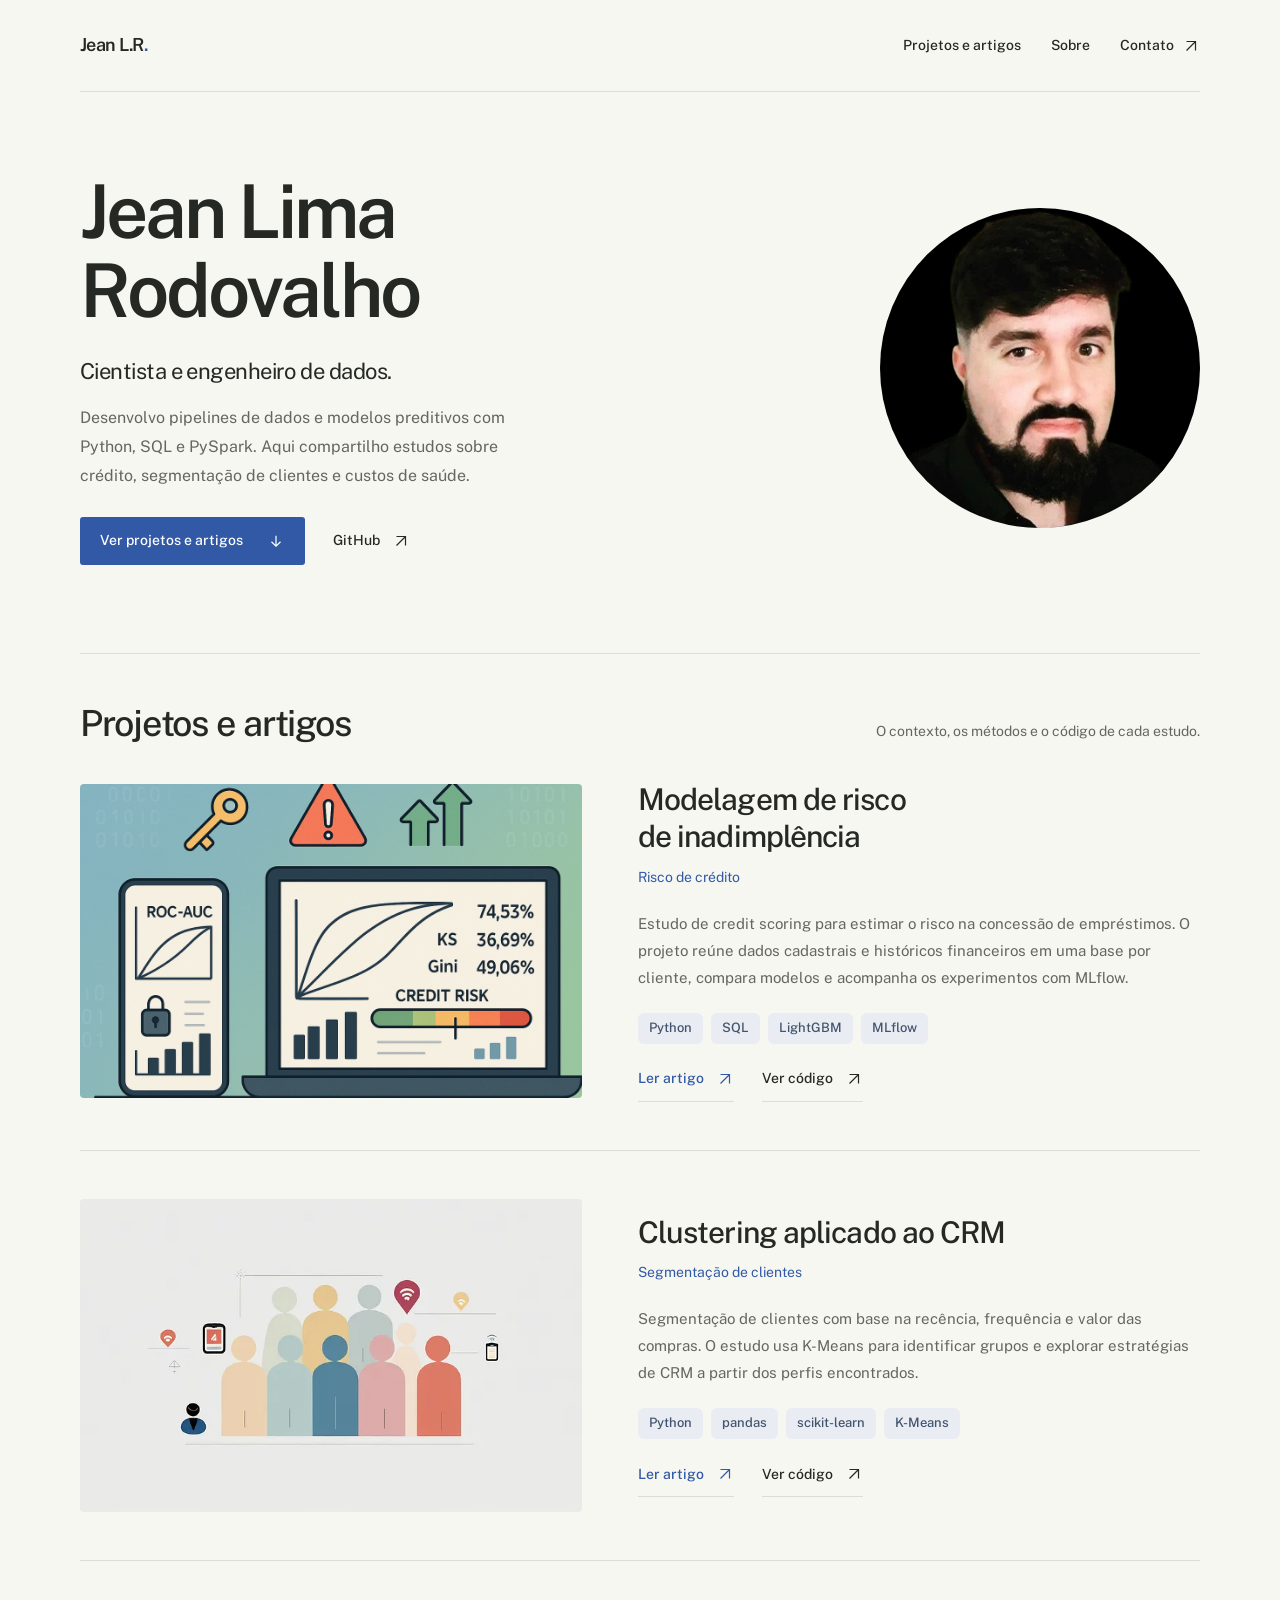
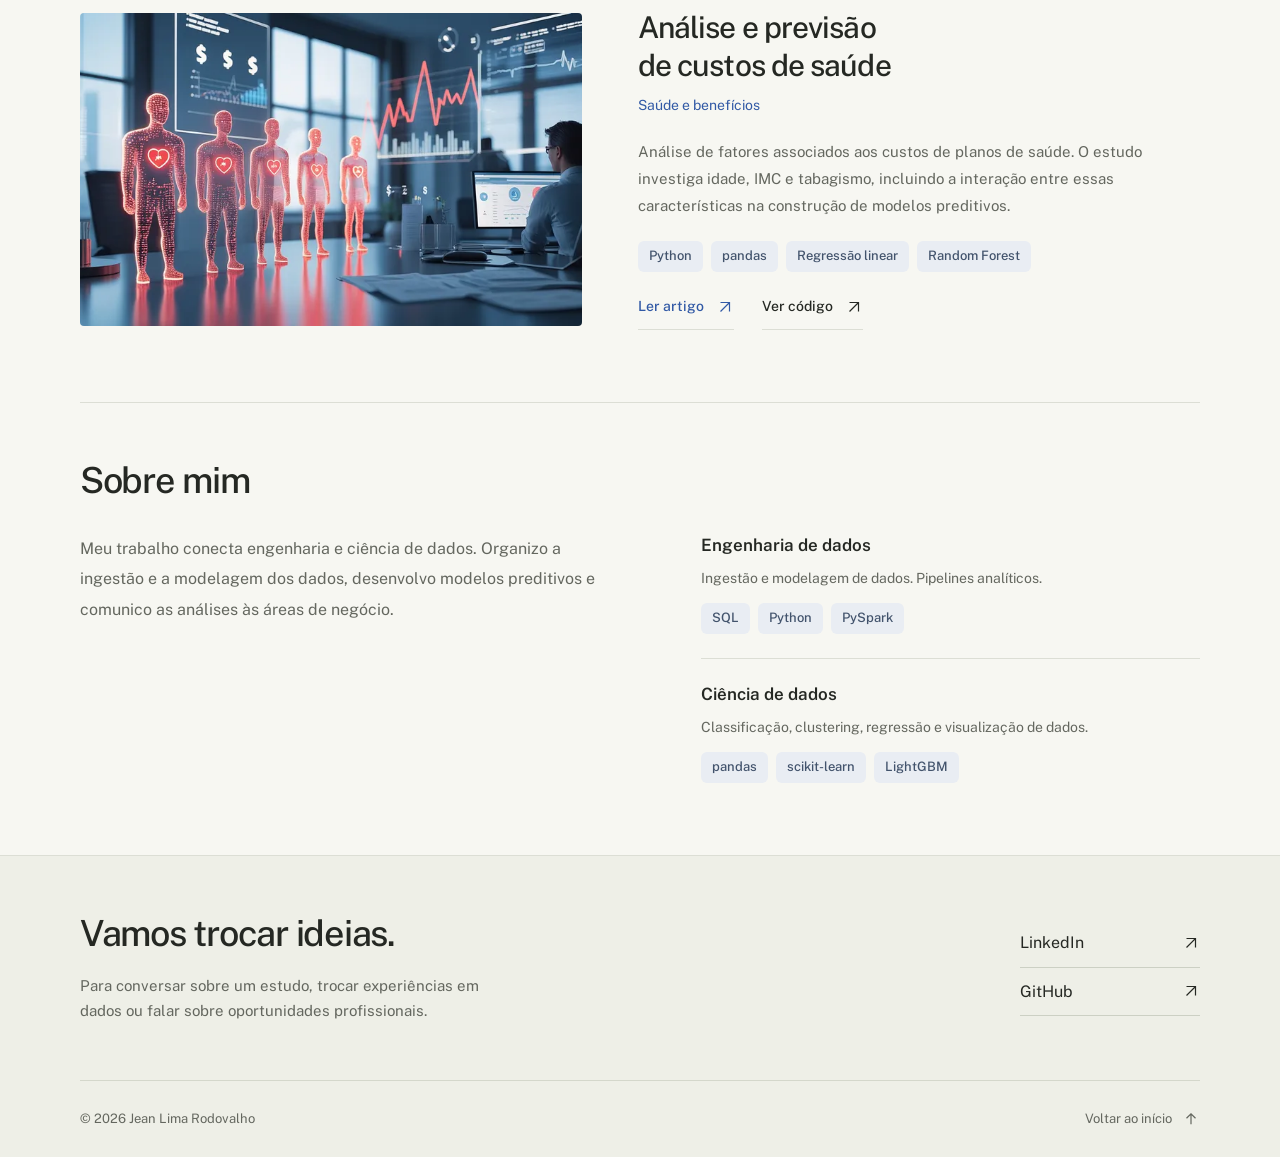
<file: index.html>
<!DOCTYPE html>
<html lang="pt-BR">
<head>
  <meta charset="UTF-8">
  <meta name="viewport" content="width=device-width, initial-scale=1.0">
  <meta name="theme-color" content="#f7f7f2">
  <title>Jean Lima Rodovalho — Ciência e Engenharia de Dados</title>
  <meta name="description" content="Projetos e artigos de Jean Lima Rodovalho em ciência e engenharia de dados. Estudos sobre risco de crédito, segmentação de clientes e modelos preditivos.">
  <link rel="icon" href="./assets/img/jlr.png">
  <link rel="preconnect" href="https://fonts.googleapis.com">
  <link rel="preconnect" href="https://fonts.gstatic.com" crossorigin>
  <link href="https://fonts.googleapis.com/css2?family=Public+Sans:wght@400;500;600;700&display=swap" rel="stylesheet">
  <link rel="stylesheet" href="style.css">
  <script src="script.js" defer></script>
</head>
<body>
  <a class="skip-link" href="#conteudo">Pular para o conteúdo</a>
  <header class="header" id="top">
    <div class="container header__inner">
      <a class="wordmark" href="#top" aria-label="Jean Rodovalho — início">Jean L.R<span aria-hidden="true">.</span></a>
      <button class="menu-toggle" id="menu-toggle" aria-expanded="false" aria-controls="navigation" hidden>Menu <svg class="menu-icon icon" viewBox="0 0 24 24" fill="none" stroke="currentColor" stroke-width="1.6" aria-hidden="true"><path d="M5 8h14M5 16h14"/></svg></button>
      <nav class="navigation" id="navigation" aria-label="Navegação principal">
        <a href="#projetos">Projetos e artigos</a><a href="#sobre">Sobre</a><a href="#contato">Contato <svg class="icon" viewBox="0 0 24 24" fill="none" stroke="currentColor" stroke-width="1.6" aria-hidden="true"><path d="M6 18 18 6M6 6h12v12"/></svg></a>
      </nav>
    </div>
  </header>
  <main id="conteudo">
    <section class="hero container" aria-labelledby="hero-title">
      <div class="hero__content">
        <h1 id="hero-title">Jean Lima<br>Rodovalho</h1>
        <p class="hero__intro">Cientista e engenheiro de dados.</p>
        <p class="hero__description">Desenvolvo pipelines de dados e modelos preditivos com Python, SQL e PySpark. Aqui compartilho estudos sobre crédito, segmentação de clientes e custos de saúde.</p>
        <div class="hero__links"><a class="button" href="#projetos">Ver projetos e artigos <svg class="icon" viewBox="0 0 24 24" fill="none" stroke="currentColor" stroke-width="1.6" aria-hidden="true"><path d="M12 5v14m-6-6 6 6 6-6"/></svg></a><a class="text-link" href="https://github.com/jeanlr" target="_blank" rel="noopener noreferrer">GitHub <svg class="icon" viewBox="0 0 24 24" fill="none" stroke="currentColor" stroke-width="1.6" aria-hidden="true"><path d="M6 18 18 6M6 6h12v12"/></svg></a></div>
      </div>
      <figure class="hero__portrait"><img src="./assets/img/hero-img.jpg" alt="Jean Lima Rodovalho" width="500" height="500" fetchpriority="high"></figure>
    </section>
    <section class="projects section container" id="projetos" aria-labelledby="projects-title">
      <div class="section-heading"><h2 id="projects-title">Projetos e artigos</h2><p>O contexto, os métodos e o código de cada estudo.</p></div>
      <div class="project-list">
        <article class="project project--credit" aria-labelledby="credit-title">
          <div class="project__image"><img src="./assets/img/classificacao.png" alt="" width="1280" height="720" loading="lazy" decoding="async"></div>
          <div class="project__content">
            <h3 id="credit-title">Modelagem de risco de inadimplência</h3>
            <p class="project__category">Risco de crédito</p>
            <p class="project__description">Estudo de credit scoring para estimar o risco na concessão de empréstimos. O projeto reúne dados cadastrais e históricos financeiros em uma base por cliente, compara modelos e acompanha os experimentos com MLflow.</p>
            <ul class="project__tools" aria-label="Métodos e ferramentas"><li>Python</li><li>SQL</li><li>LightGBM</li><li>MLflow</li></ul>
            <div class="project__links"><a href="https://www.linkedin.com/pulse/reduzindo-inadimpl%C3%AAncia-banc%C3%A1ria-como-intelig%C3%AAncia-de-lima-rodovalho-3pgxf/" target="_blank" rel="noopener noreferrer" aria-label="Ler artigo: Modelagem de risco de inadimplência (abre em nova aba)">Ler artigo <svg class="icon" viewBox="0 0 24 24" fill="none" stroke="currentColor" stroke-width="1.6" aria-hidden="true"><path d="M6 18 18 6M6 6h12v12"/></svg></a><a href="https://github.com/jeanlr/pod-bank-application" target="_blank" rel="noopener noreferrer" aria-label="Ver código: Modelagem de risco de inadimplência (abre em nova aba)">Ver código <svg class="icon" viewBox="0 0 24 24" fill="none" stroke="currentColor" stroke-width="1.6" aria-hidden="true"><path d="M6 18 18 6M6 6h12v12"/></svg></a></div>
          </div>
        </article>
        <article class="project project--crm" aria-labelledby="crm-title">
          <div class="project__image"><img src="./assets/img/cluster.webp" alt="" width="800" height="450" loading="lazy" decoding="async"></div>
          <div class="project__content">
            <h3 id="crm-title">Clustering aplicado ao CRM</h3>
            <p class="project__category">Segmentação de clientes</p>
            <p class="project__description">Segmentação de clientes com base na recência, frequência e valor das compras. O estudo usa K-Means para identificar grupos e explorar estratégias de CRM a partir dos perfis encontrados.</p>
            <ul class="project__tools" aria-label="Métodos e ferramentas"><li>Python</li><li>pandas</li><li>scikit-learn</li><li>K-Means</li></ul>
            <div class="project__links"><a href="https://medium.com/@jeanrodovalho16/segmenta%C3%A7%C3%A3o-de-clientes-com-clustering-insights-estrat%C3%A9gicos-para-crm-4177065a16fa" target="_blank" rel="noopener noreferrer" aria-label="Ler artigo: Clustering aplicado ao CRM (abre em nova aba)">Ler artigo <svg class="icon" viewBox="0 0 24 24" fill="none" stroke="currentColor" stroke-width="1.6" aria-hidden="true"><path d="M6 18 18 6M6 6h12v12"/></svg></a><a href="https://github.com/jeanlr/Clustering-CRM" target="_blank" rel="noopener noreferrer" aria-label="Ver código: Clustering aplicado ao CRM (abre em nova aba)">Ver código <svg class="icon" viewBox="0 0 24 24" fill="none" stroke="currentColor" stroke-width="1.6" aria-hidden="true"><path d="M6 18 18 6M6 6h12v12"/></svg></a></div>
          </div>
        </article>
        <article class="project project--health" aria-labelledby="health-title">
          <div class="project__image"><img src="./assets/img/custos.webp" alt="" width="800" height="450" loading="lazy" decoding="async"></div>
          <div class="project__content">
            <h3 id="health-title">Análise e previsão de custos de saúde</h3>
            <p class="project__category">Saúde e benefícios</p>
            <p class="project__description">Análise de fatores associados aos custos de planos de saúde. O estudo investiga idade, IMC e tabagismo, incluindo a interação entre essas características na construção de modelos preditivos.</p>
            <ul class="project__tools" aria-label="Métodos e ferramentas"><li>Python</li><li>pandas</li><li>Regressão linear</li><li>Random Forest</li></ul>
            <div class="project__links"><a href="https://medium.com/@jeanrodovalho16/previs%C3%A3o-de-custos-com-plano-de-sa%C3%BAde-entendendo-os-fatores-de-risco-em-uma-empresa-309a49a022a4" target="_blank" rel="noopener noreferrer" aria-label="Ler artigo: Análise e previsão de custos de saúde (abre em nova aba)">Ler artigo <svg class="icon" viewBox="0 0 24 24" fill="none" stroke="currentColor" stroke-width="1.6" aria-hidden="true"><path d="M6 18 18 6M6 6h12v12"/></svg></a><a href="https://github.com/jeanlr/Health-Insurance" target="_blank" rel="noopener noreferrer" aria-label="Ver código: Análise e previsão de custos de saúde (abre em nova aba)">Ver código <svg class="icon" viewBox="0 0 24 24" fill="none" stroke="currentColor" stroke-width="1.6" aria-hidden="true"><path d="M6 18 18 6M6 6h12v12"/></svg></a></div>
          </div>
        </article>
      </div>
    </section>
    <section class="about section container" id="sobre" aria-labelledby="about-title">
      <h2 id="about-title">Sobre mim</h2>
      <div class="about__body">
        <div class="about__text">
          <p>Meu trabalho conecta engenharia e ciência de dados. Organizo a ingestão e a modelagem dos dados, desenvolvo modelos preditivos e comunico as análises às áreas de negócio.</p>
          <!-- <p>Uso SQL, PySpark e Python nessa rotina. Nos projetos deste portfólio, documento a preparação dos dados e os métodos aplicados a cada problema.</p> -->
        </div>
        <div class="skills" aria-label="Áreas de atuação e ferramentas">
          <div class="skill-group">
            <h3>Engenharia de dados</h3>
            <p>Ingestão e modelagem de dados. Pipelines analíticos.</p>
            <ul class="skill-tools" aria-label="Ferramentas de engenharia de dados"><li>SQL</li><li>Python</li><li>PySpark</li></ul>
          </div>
          <div class="skill-group">
            <h3>Ciência de dados</h3>
            <p>Classificação, clustering, regressão e visualização de dados.</p>
            <ul class="skill-tools" aria-label="Ferramentas de ciência de dados"><li>pandas</li><li>scikit-learn</li><li>LightGBM</li></ul>
          </div>
        </div>
      </div>
    </section>
  </main>
  <footer class="footer" id="contato">
    <div class="container"><div class="contact"><div><h2>Vamos trocar ideias.</h2><p>Para conversar sobre um estudo, trocar experiências em dados ou falar sobre oportunidades profissionais.</p></div><div class="contact__links"><a href="https://www.linkedin.com/in/jeanlimarodovalho/" target="_blank" rel="noopener noreferrer">LinkedIn <svg class="icon" viewBox="0 0 24 24" fill="none" stroke="currentColor" stroke-width="1.6" aria-hidden="true"><path d="M6 18 18 6M6 6h12v12"/></svg></a><a href="https://github.com/jeanlr" target="_blank" rel="noopener noreferrer">GitHub <svg class="icon" viewBox="0 0 24 24" fill="none" stroke="currentColor" stroke-width="1.6" aria-hidden="true"><path d="M6 18 18 6M6 6h12v12"/></svg></a></div></div><div class="footer__bottom"><span>© <span id="year">2026</span> Jean Lima Rodovalho</span><a href="#top">Voltar ao início <svg class="icon" viewBox="0 0 24 24" fill="none" stroke="currentColor" stroke-width="1.6" aria-hidden="true"><path d="M12 19V5m-6 6 6-6 6 6"/></svg></a></div></div>
  </footer>
</body>
</html>
</file>
<file: style.css>
:root {
  --paper: #f7f7f2;
  --ink: #252823;
  --muted: #64675f;
  --line: #dcded5;
  --blue: #3159a5;
  --blue-hover: #244580;
  --tag-surface: #e9edf3;
  --tag-ink: #42536c;
  --font: 'Public Sans', system-ui, -apple-system, BlinkMacSystemFont, 'Segoe UI', sans-serif;
}
*, *::before, *::after { box-sizing: border-box; }
html { scroll-behavior: smooth; scroll-padding-top: 2rem; }
body { margin: 0; background: var(--paper); color: var(--ink); font-family: var(--font); font-size: 16px; line-height: 1.7; -webkit-font-smoothing: antialiased; }
h1, h2, h3, h4, p, figure { margin: 0; }
a { color: inherit; text-decoration: none; text-underline-offset: .25em; }
img { display: block; max-width: 100%; height: auto; }
button { font: inherit; }
button, a { touch-action: manipulation; -webkit-tap-highlight-color: transparent; }
:focus-visible { outline: 2px solid var(--blue); outline-offset: 5px; }
::selection { background: #dce5f6; color: var(--ink); }
.container { width: min(1120px, calc(100% - 96px)); margin-inline: auto; }
.icon { width: 18px; height: 18px; flex: 0 0 18px; }
.skip-link { position: absolute; top: -100px; left: 24px; z-index: 10; background: var(--ink); color: white; padding: 12px 20px; }
.skip-link:focus { top: 12px; }
.header__inner { display: flex; align-items: center; justify-content: space-between; gap: 32px; min-height: 92px; border-bottom: 1px solid var(--line); }
.wordmark { font-size: 18px; font-weight: 600; letter-spacing: -.03em; white-space: nowrap; }
.wordmark span { color: var(--blue); }
.navigation { display: flex; align-items: center; gap: 30px; font-size: 14px; font-weight: 500; }
.navigation a { display: inline-flex; align-items: center; gap: 8px; min-height: 44px; }
.navigation a, .text-link, .footer__bottom a { transition: color 160ms ease; }
.navigation a:hover, .text-link:hover, .footer__bottom a:hover { color: var(--blue); }
.menu-toggle { display: none; }
.hero { display: grid; grid-template-columns: minmax(0, 1.35fr) minmax(0, .8fr); align-items: center; gap: 80px; padding-block: 80px 88px; }
h1 { font-size: clamp(48px, 5.8vw, 76px); font-weight: 600; line-height: 1.06; letter-spacing: -.04em; }
.hero__intro { margin-top: 26px; font-size: 22px; line-height: 1.5; letter-spacing: -.025em; }
.hero__description { max-width: 47ch; margin-top: 16px; color: var(--muted); font-size: 16px; line-height: 1.8; }
.hero__links { display: flex; align-items: center; flex-wrap: wrap; gap: 28px; margin-top: 26px; font-size: 14px; font-weight: 500; }
.button { display: inline-flex; align-items: center; gap: 24px; min-height: 48px; background: var(--blue); color: white; padding: 11px 20px; border-radius: 3px; transition: background 160ms ease; }
.button:hover { background: var(--blue-hover); }
.button:active { background: #1d3869; }
.text-link { display: inline-flex; align-items: center; gap: 12px; min-height: 44px; }
.hero__portrait { width: 100%; max-width: 320px; justify-self: end; }
.hero__portrait img { width: 100%; aspect-ratio: 1; object-fit: cover; border-radius: 50%; }
.section { border-top: 1px solid var(--line); padding-block: 48px 72px; }
.section-heading { display: flex; align-items: baseline; justify-content: space-between; gap: 28px; margin-bottom: 36px; }
h2 { font-size: clamp(28px, 3vw, 36px); font-weight: 500; line-height: 1.2; letter-spacing: -.035em; text-wrap: balance; }
.section-heading > p { font-size: 14px; color: var(--muted); }
.project { display: grid; grid-template-columns: minmax(0, 1fr) minmax(0, 1.12fr); gap: 56px; align-items: center; padding-block: 48px; border-bottom: 1px solid var(--line); }
.project:first-child { padding-top: 0; }
.project:last-child { border-bottom: 0; padding-bottom: 0; }
.project__image { overflow: hidden; border-radius: 4px; background: #e8e9e2; }
.project__image img { width: 100%; aspect-ratio: 16 / 10; object-fit: cover; }
.project h3 { max-width: 25ch; font-size: clamp(25px, 2.5vw, 30px); font-weight: 500; line-height: 1.25; letter-spacing: -.03em; text-wrap: balance; }
.project__category { color: var(--blue); font-size: 14px; margin-top: 10px; }
.project__description { margin-top: 20px; color: var(--muted); font-size: 15px; line-height: 1.8; max-width: 65ch; }
.project__tools, .skill-tools { display: flex; gap: 8px; flex-wrap: wrap; list-style: none; padding: 0; margin: 22px 0 0; }
.project__tools li, .skill-tools li { background: var(--tag-surface); color: var(--tag-ink); padding: 5px 11px; border-radius: 6px; font-size: 13px; font-weight: 500; line-height: 1.6; }
.project__links { display: flex; flex-wrap: wrap; gap: 28px; margin-top: 14px; font-size: 14px; font-weight: 500; }
.project__links a { display: inline-flex; align-items: center; gap: 12px; min-height: 44px; border-bottom: 1px solid var(--line); transition: color 160ms ease, border-color 160ms ease; }
.project__links a:first-child { color: var(--blue); }
.project__links a:hover { color: var(--blue); border-color: var(--blue); }
.about { padding-top: 56px; }
.about > h2 { margin-bottom: 32px; }
.about__body { display: grid; grid-template-columns: minmax(0, 1.1fr) minmax(0, 1fr); gap: 72px; align-items: start; }
.about__text p { color: var(--muted); font-size: 16px; line-height: 1.9; max-width: 60ch; }
.about__text p + p { margin-top: 20px; }
.skills { display: grid; gap: 24px; }
.skill-group + .skill-group { padding-top: 24px; border-top: 1px solid var(--line); }
.skill-group h3 { font-size: 17px; font-weight: 600; line-height: 1.4; }
.skill-group p { margin-top: 8px; color: var(--muted); font-size: 14px; line-height: 1.8; }
.skill-tools { margin-top: 12px; }
.footer { background: #eeefe7; border-top: 1px solid var(--line); }
.contact { display: flex; justify-content: space-between; align-items: center; gap: 40px; padding-block: 56px; }
.contact p { max-width: 48ch; margin-top: 18px; color: var(--muted); font-size: 15px; }
.contact__links { display: flex; flex-direction: column; min-width: 180px; }
.contact__links a { display: flex; align-items: center; justify-content: space-between; gap: 40px; min-height: 48px; padding-block: 10px; border-bottom: 1px solid #ccd0c4; font-size: 16px; transition: color 160ms ease; }
.contact__links a:hover { color: var(--blue); }
.footer__bottom { display: flex; align-items: center; justify-content: space-between; gap: 24px; border-top: 1px solid #d4d7cb; padding-block: 16px; color: var(--muted); font-size: 13px; }
.footer__bottom a { display: inline-flex; gap: 10px; align-items: center; min-height: 44px; }
@media (max-width: 1000px) {
  .container { width: calc(100% - 64px); }
  .hero { gap: 40px; grid-template-columns: minmax(0, 1.2fr) minmax(0, .8fr); padding-block: 56px 64px; }
  .project, .about__body { gap: 36px; }
  .section-heading > p { max-width: 260px; }
}
@media (max-width: 700px) {
  .container { width: calc(100% - 40px); }
  .header__inner { min-height: 76px; flex-wrap: wrap; gap: 0; }
  .wordmark { font-size: 17px; }
  .navigation { width: 100%; gap: 8px 24px; flex-wrap: wrap; padding-block: 8px 16px; }
  .js .menu-toggle { display: inline-flex; align-items: center; justify-content: flex-end; gap: 10px; border: 0; background: transparent; min-height: 44px; padding: 8px 0 8px 12px; font-size: 14px; cursor: pointer; }
  .menu-icon { transition: transform 160ms ease; }
  .menu-toggle[aria-expanded='true'] .menu-icon { transform: rotate(90deg); }
  .js .navigation { display: none; }
  .js .navigation.is-open { display: flex; }
  .hero { grid-template-columns: minmax(0, 1fr); padding-block: 44px 52px; gap: 32px; }
  h1 { font-size: clamp(46px, 10vw, 64px); }
  .hero__intro { font-size: 20px; margin-top: 20px; }
  .hero__description { font-size: 15px; margin-top: 16px; }
  .hero__portrait { width: 70%; max-width: 300px; justify-self: start; }
  .hero__portrait img { aspect-ratio: 1; }
  .hero__links { gap: 24px; margin-top: 22px; }
  .section { padding-block: 36px 48px; }
  .section-heading { display: block; margin-bottom: 28px; }
  .section-heading > p { margin-top: 12px; max-width: none; }
  .project { grid-template-columns: minmax(0, 1fr); gap: 24px; padding-block: 36px; }
  .project h3 { font-size: 27px; }
  .project__description { margin-top: 16px; }
  .about > h2 { margin-bottom: 24px; }
  .about__body { grid-template-columns: minmax(0, 1fr); gap: 32px; }
  .skills { gap: 24px; }
  .contact { align-items: flex-start; flex-direction: column; gap: 24px; padding-block: 40px; }
  .contact__links { width: 100%; }
  .footer__bottom { flex-wrap: wrap; gap: 8px; }
}
@media (max-width: 380px) {
  .hero__links { gap: 18px; }
}
@media (prefers-reduced-motion: reduce) {
  html { scroll-behavior: auto; }
  *, *::before, *::after { transition: none !important; }
}
</file>
